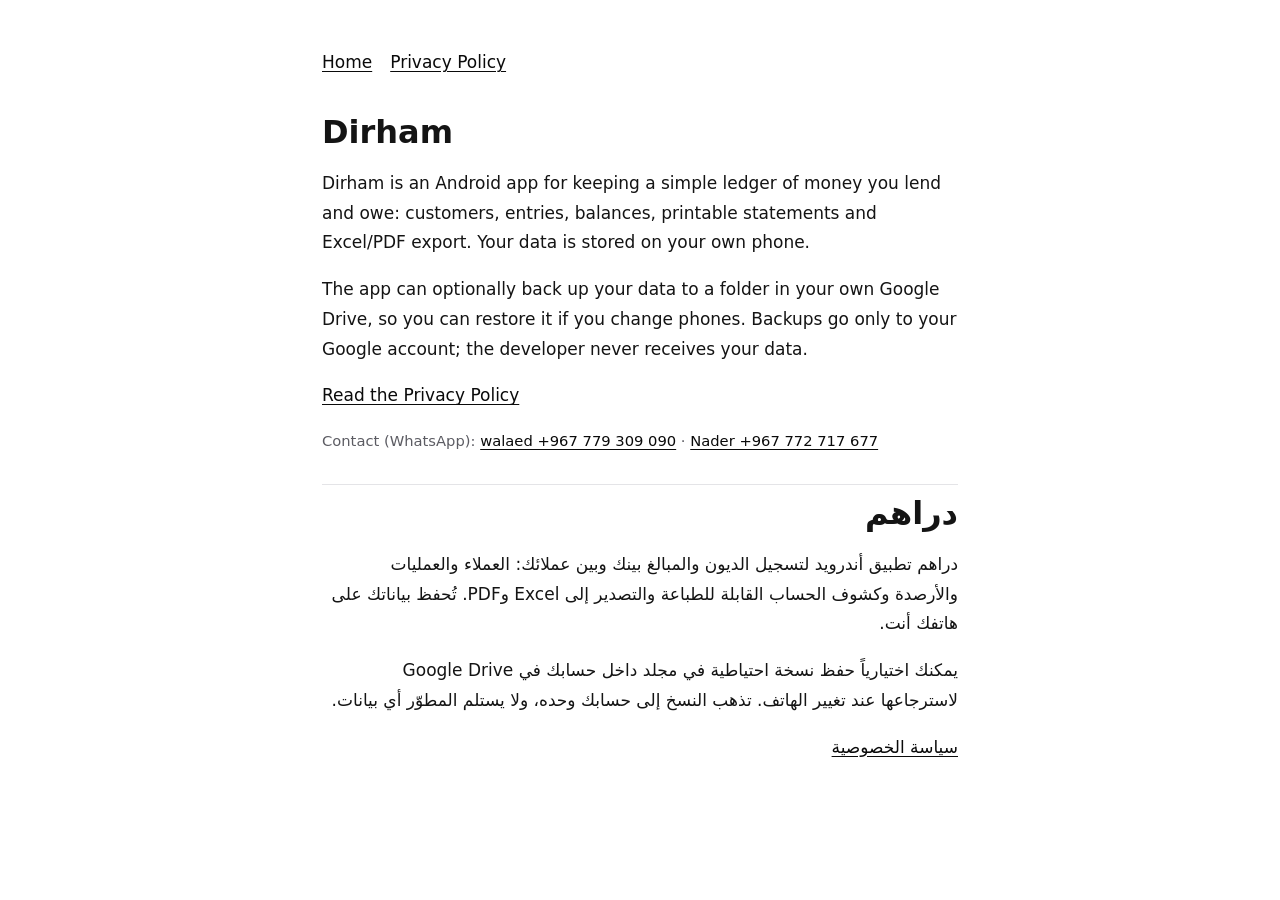
<file: index.html>
<!doctype html>
<html lang="en">
<head>
<meta charset="utf-8">
<meta name="viewport" content="width=device-width,initial-scale=1">
<title>Dirham — personal ledger app</title>
<link rel="stylesheet" href="style.css">
</head>
<body>
<main>
<nav><a href="index.html">Home</a><a href="privacy.html">Privacy Policy</a></nav>
<h1>Dirham</h1>
<p>Dirham is an Android app for keeping a simple ledger of money you lend and owe: customers, entries, balances, printable statements and Excel/PDF export. Your data is stored on your own phone.</p>
<p>The app can optionally back up your data to a folder in your own Google Drive, so you can restore it if you change phones. Backups go only to your Google account; the developer never receives your data.</p>
<p><a href="privacy.html">Read the Privacy Policy</a></p>
<p class="mut">Contact (WhatsApp): <a href="https://wa.me/967779309090">walaed +967 779 309 090</a> · <a href="https://wa.me/967772717677">Nader +967 772 717 677</a></p>

<section class="ar" lang="ar">
<h1>دراهم</h1>
<p>دراهم تطبيق أندرويد لتسجيل الديون والمبالغ بينك وبين عملائك: العملاء والعمليات والأرصدة وكشوف الحساب القابلة للطباعة والتصدير إلى Excel وPDF. تُحفظ بياناتك على هاتفك أنت.</p>
<p>يمكنك اختيارياً حفظ نسخة احتياطية في مجلد داخل حسابك في Google Drive لاسترجاعها عند تغيير الهاتف. تذهب النسخ إلى حسابك وحده، ولا يستلم المطوّر أي بيانات.</p>
<p><a href="privacy.html">سياسة الخصوصية</a></p>
</section>
</main>
</body>
</html>
</file>
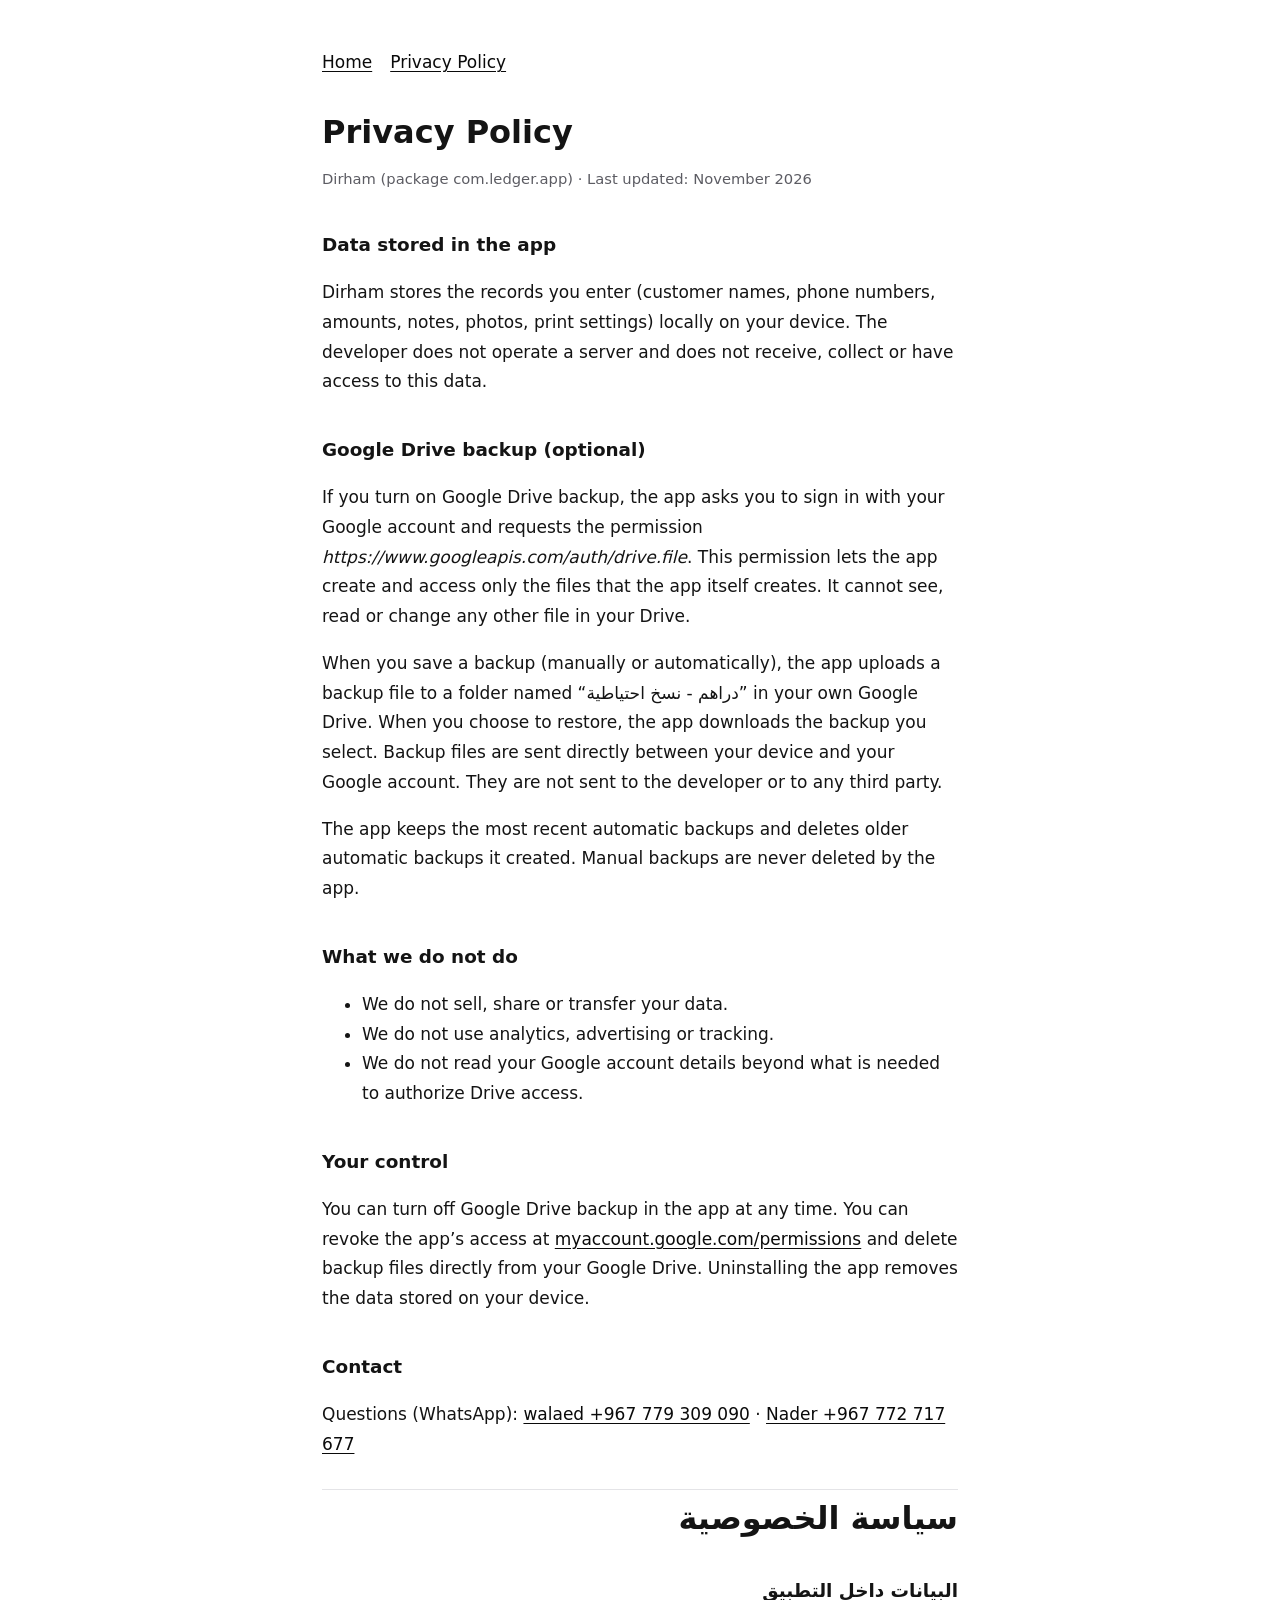
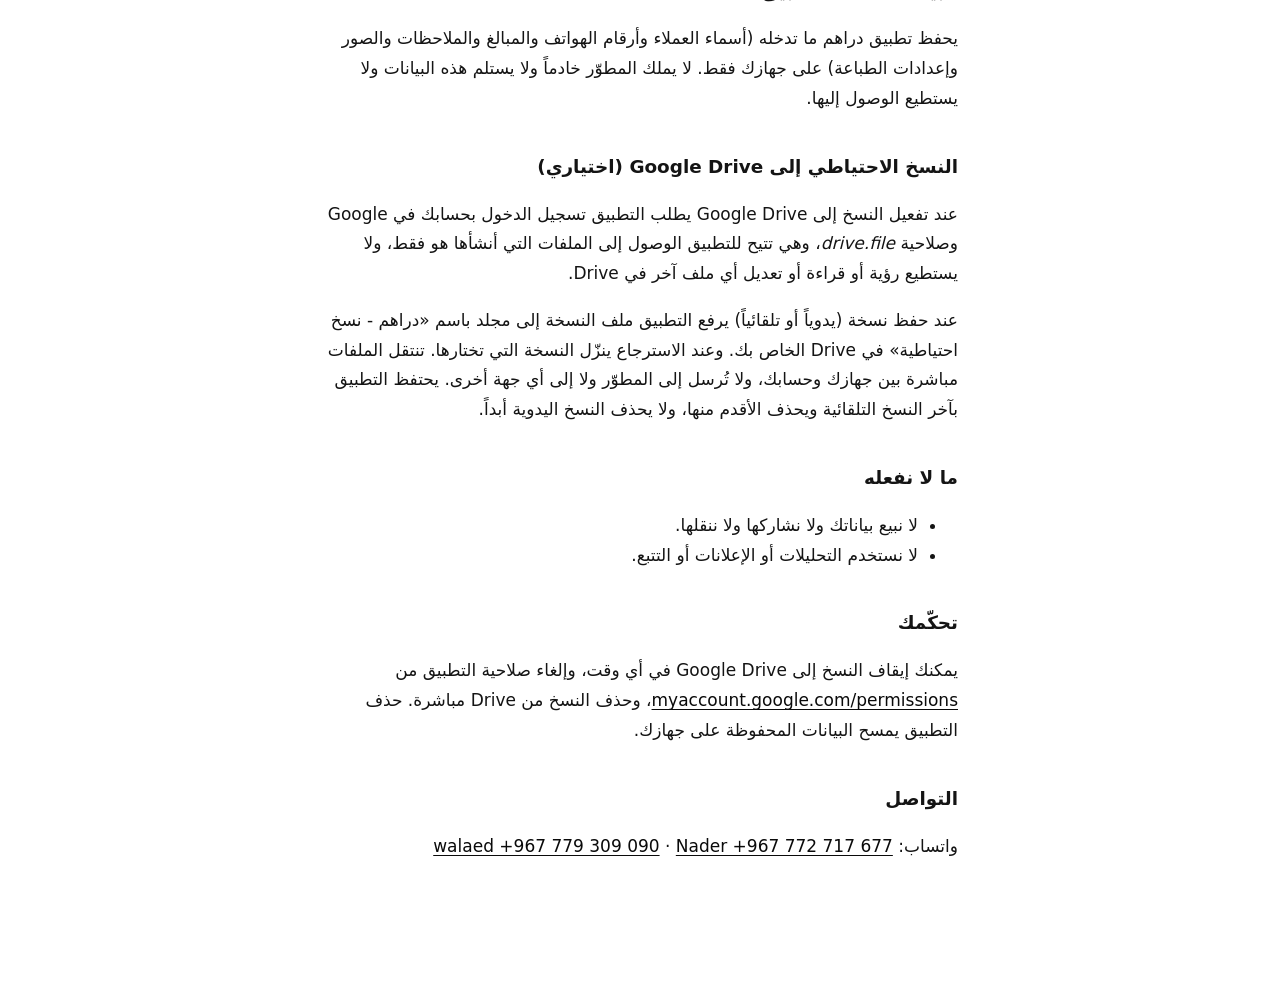
<file: privacy.html>
<!doctype html>
<html lang="en">
<head>
<meta charset="utf-8">
<meta name="viewport" content="width=device-width,initial-scale=1">
<title>Dirham — Privacy Policy</title>
<link rel="stylesheet" href="style.css">
</head>
<body>
<main>
<nav><a href="index.html">Home</a><a href="privacy.html">Privacy Policy</a></nav>
<h1>Privacy Policy</h1>
<p class="mut">Dirham (package com.ledger.app) · Last updated: November 2026</p>

<h2>Data stored in the app</h2>
<p>Dirham stores the records you enter (customer names, phone numbers, amounts, notes, photos, print settings) locally on your device. The developer does not operate a server and does not receive, collect or have access to this data.</p>

<h2>Google Drive backup (optional)</h2>
<p>If you turn on Google Drive backup, the app asks you to sign in with your Google account and requests the permission <em>https://www.googleapis.com/auth/drive.file</em>. This permission lets the app create and access only the files that the app itself creates. It cannot see, read or change any other file in your Drive.</p>
<p>When you save a backup (manually or automatically), the app uploads a backup file to a folder named “دراهم - نسخ احتياطية” in your own Google Drive. When you choose to restore, the app downloads the backup you select. Backup files are sent directly between your device and your Google account. They are not sent to the developer or to any third party.</p>
<p>The app keeps the most recent automatic backups and deletes older automatic backups it created. Manual backups are never deleted by the app.</p>

<h2>What we do not do</h2>
<ul>
<li>We do not sell, share or transfer your data.</li>
<li>We do not use analytics, advertising or tracking.</li>
<li>We do not read your Google account details beyond what is needed to authorize Drive access.</li>
</ul>

<h2>Your control</h2>
<p>You can turn off Google Drive backup in the app at any time. You can revoke the app’s access at <a href="https://myaccount.google.com/permissions">myaccount.google.com/permissions</a> and delete backup files directly from your Google Drive. Uninstalling the app removes the data stored on your device.</p>

<h2>Contact</h2>
<p>Questions (WhatsApp): <a href="https://wa.me/967779309090">walaed +967 779 309 090</a> · <a href="https://wa.me/967772717677">Nader +967 772 717 677</a></p>

<section class="ar" lang="ar">
<h1>سياسة الخصوصية</h1>
<h2>البيانات داخل التطبيق</h2>
<p>يحفظ تطبيق دراهم ما تدخله (أسماء العملاء وأرقام الهواتف والمبالغ والملاحظات والصور وإعدادات الطباعة) على جهازك فقط. لا يملك المطوّر خادماً ولا يستلم هذه البيانات ولا يستطيع الوصول إليها.</p>
<h2>النسخ الاحتياطي إلى Google Drive (اختياري)</h2>
<p>عند تفعيل النسخ إلى Google Drive يطلب التطبيق تسجيل الدخول بحسابك في Google وصلاحية <em>drive.file</em>، وهي تتيح للتطبيق الوصول إلى الملفات التي أنشأها هو فقط، ولا يستطيع رؤية أو قراءة أو تعديل أي ملف آخر في Drive.</p>
<p>عند حفظ نسخة (يدوياً أو تلقائياً) يرفع التطبيق ملف النسخة إلى مجلد باسم «دراهم - نسخ احتياطية» في Drive الخاص بك. وعند الاسترجاع ينزّل النسخة التي تختارها. تنتقل الملفات مباشرة بين جهازك وحسابك، ولا تُرسل إلى المطوّر ولا إلى أي جهة أخرى. يحتفظ التطبيق بآخر النسخ التلقائية ويحذف الأقدم منها، ولا يحذف النسخ اليدوية أبداً.</p>
<h2>ما لا نفعله</h2>
<ul>
<li>لا نبيع بياناتك ولا نشاركها ولا ننقلها.</li>
<li>لا نستخدم التحليلات أو الإعلانات أو التتبع.</li>
</ul>
<h2>تحكّمك</h2>
<p>يمكنك إيقاف النسخ إلى Google Drive في أي وقت، وإلغاء صلاحية التطبيق من <a href="https://myaccount.google.com/permissions">myaccount.google.com/permissions</a>، وحذف النسخ من Drive مباشرة. حذف التطبيق يمسح البيانات المحفوظة على جهازك.</p>
<h2>التواصل</h2>
<p>واتساب: <a href="https://wa.me/967779309090">walaed‎ +967 779 309 090</a> · <a href="https://wa.me/967772717677">Nader‎ +967 772 717 677</a></p>
</section>
</main>
</body>
</html>
</file>
<file: style.css>
:root{--bg:#fff;--fg:#141414;--mut:#5c5c63;--line:#e4e4e7;--acc:#0a0a0a}
@media(prefers-color-scheme:dark){:root{--bg:#0e0e10;--fg:#f2f2f3;--mut:#a1a1aa;--line:#27272a;--acc:#fff}}
*{box-sizing:border-box}
body{margin:0;background:var(--bg);color:var(--fg);font:17px/1.75 system-ui,-apple-system,"Segoe UI",Tahoma,sans-serif}
main{max-width:680px;margin:0 auto;padding:48px 22px 80px}
h1{font-size:2rem;line-height:1.25;margin:0 0 .4em}
h2{font-size:1.15rem;margin:2em 0 .4em}
p,li{color:var(--fg)}
.mut{color:var(--mut);font-size:.92rem}
section{padding:8px 0 26px;border-top:1px solid var(--line);margin-top:30px}
a{color:var(--acc);text-underline-offset:3px}
.ar{direction:rtl;text-align:right}
nav{display:flex;gap:18px;margin-bottom:34px}
</file>
